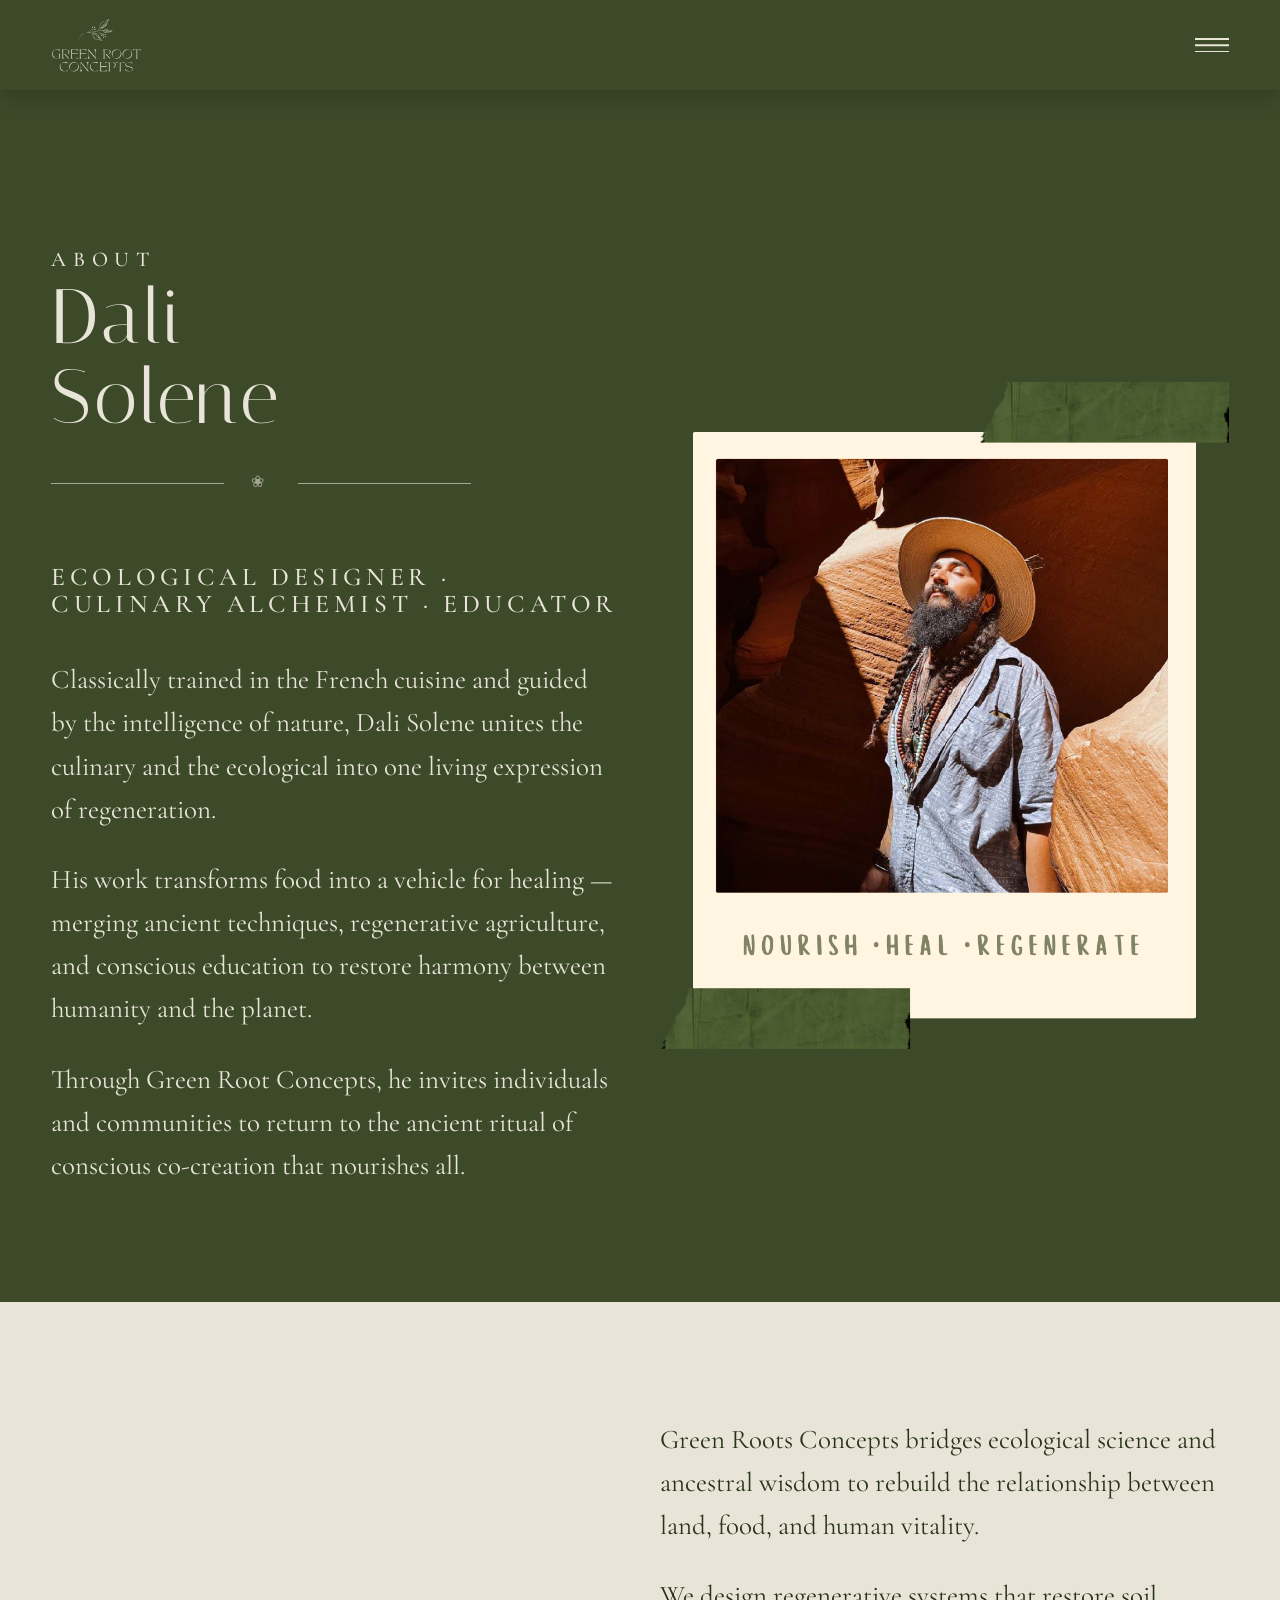
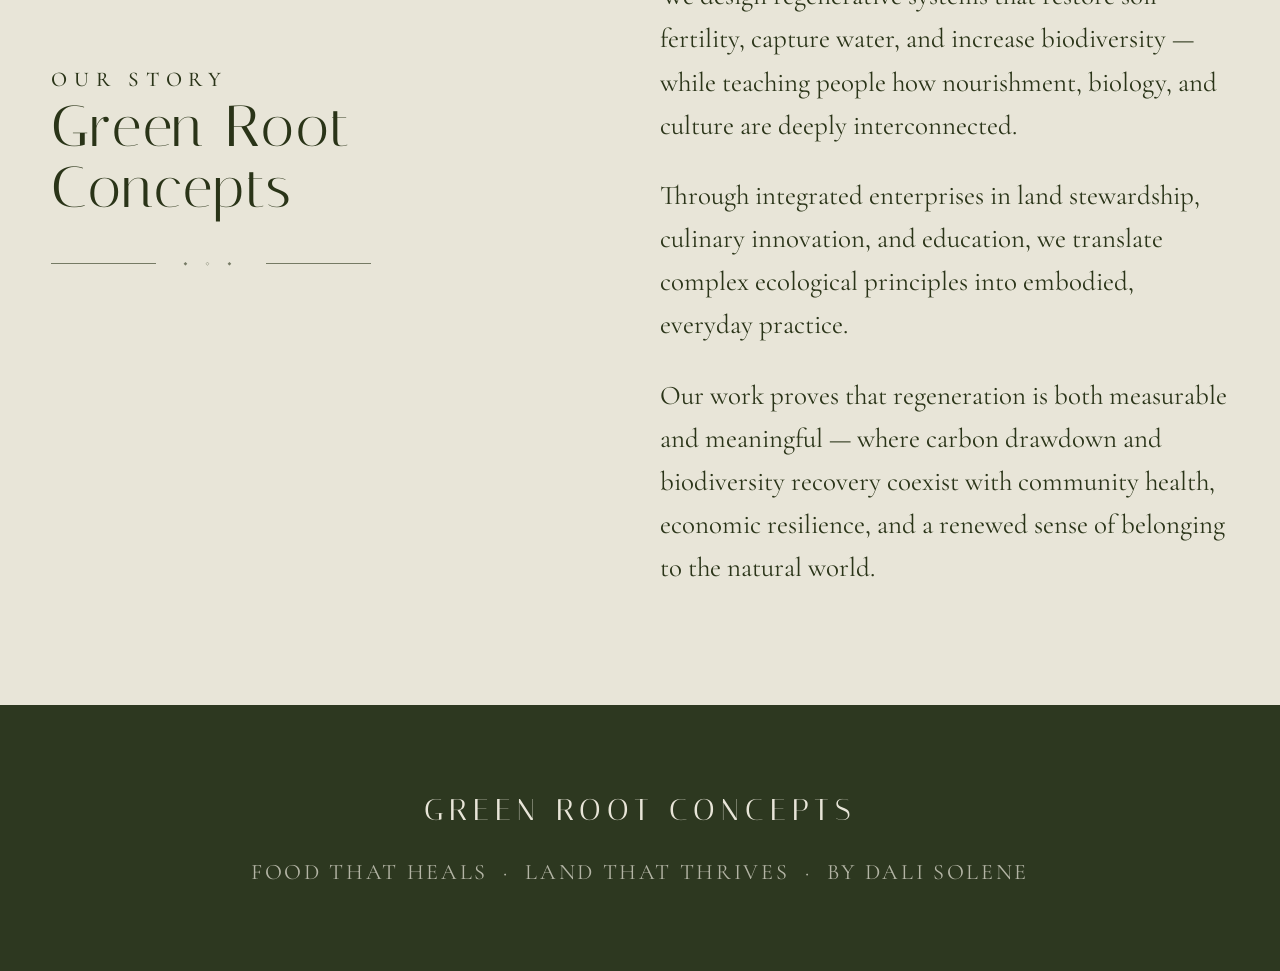
<file: site/about.html>
<!doctype html>
<html lang="en"><head>
<meta charset="utf-8"><meta name="viewport" content="width=device-width,initial-scale=1">
<title>About Dali Solene — Green Root Concepts</title>
<link rel="preconnect" href="https://fonts.googleapis.com"><link rel="preconnect" href="https://fonts.gstatic.com" crossorigin>
<link href="https://fonts.googleapis.com/css2?family=Italiana&family=Cormorant+Garamond:wght@300;400;500;600&family=Dancing+Script:wght@500&display=swap" rel="stylesheet">
<link rel="stylesheet" href="css/style.css?v=3">
</head><body>

<section class="sec-forest" style="padding-top:9rem">
  <div class="container grid g-split reveal">
    <div>
      <p class="eyebrow">About</p>
      <h1>Dali<br>Solene</h1>
      <div class="divider" style="max-width:420px;margin-left:0"><span>❀</span></div>
      <h3 style="font-family:'Cormorant Garamond';font-weight:500;letter-spacing:.18em;text-transform:uppercase;font-size:.95rem;margin-bottom:1.5rem">Ecological Designer · Culinary Alchemist · Educator</h3>
      <p>Classically trained in the French cuisine and guided by the intelligence of nature, Dali Solene unites the culinary and the ecological into one living expression of regeneration.</p>
      <p style="margin-top:1rem">His work transforms food into a vehicle for healing — merging ancient techniques, regenerative agriculture, and conscious education to restore harmony between humanity and the planet.</p>
      <p style="margin-top:1rem">Through Green Root Concepts, he invites individuals and communities to return to the ancient ritual of conscious co-creation that nourishes all.</p>
    </div>
    <div>
      <img src="assets/img/clean-images/bio-pic.chefdali.png" alt="Dali Solene">
    </div>
  </div>
</section>

<section class="sec-cream">
  <div class="container reveal">
    <div class="grid g-split">
      <div>
        <p class="eyebrow">Our Story</p>
        <h2>Green Root<br>Concepts</h2>
        <div class="divider" style="max-width:320px;margin-left:0"><span>◆ ◇ ◆</span></div>
      </div>
      <div>
        <p>Green Roots Concepts bridges ecological science and ancestral wisdom to rebuild the relationship between land, food, and human vitality.</p>
        <p style="margin-top:1rem">We design regenerative systems that restore soil fertility, capture water, and increase biodiversity — while teaching people how nourishment, biology, and culture are deeply interconnected.</p>
        <p style="margin-top:1rem">Through integrated enterprises in land stewardship, culinary innovation, and education, we translate complex ecological principles into embodied, everyday practice.</p>
        <p style="margin-top:1rem">Our work proves that regeneration is both measurable and meaningful — where carbon drawdown and biodiversity recovery coexist with community health, economic resilience, and a renewed sense of belonging to the natural world.</p>
      </div>
    </div>
  </div>
</section>

<script src="js/layout.js"></script><script src="js/main.js"></script>
</body></html>
</file>
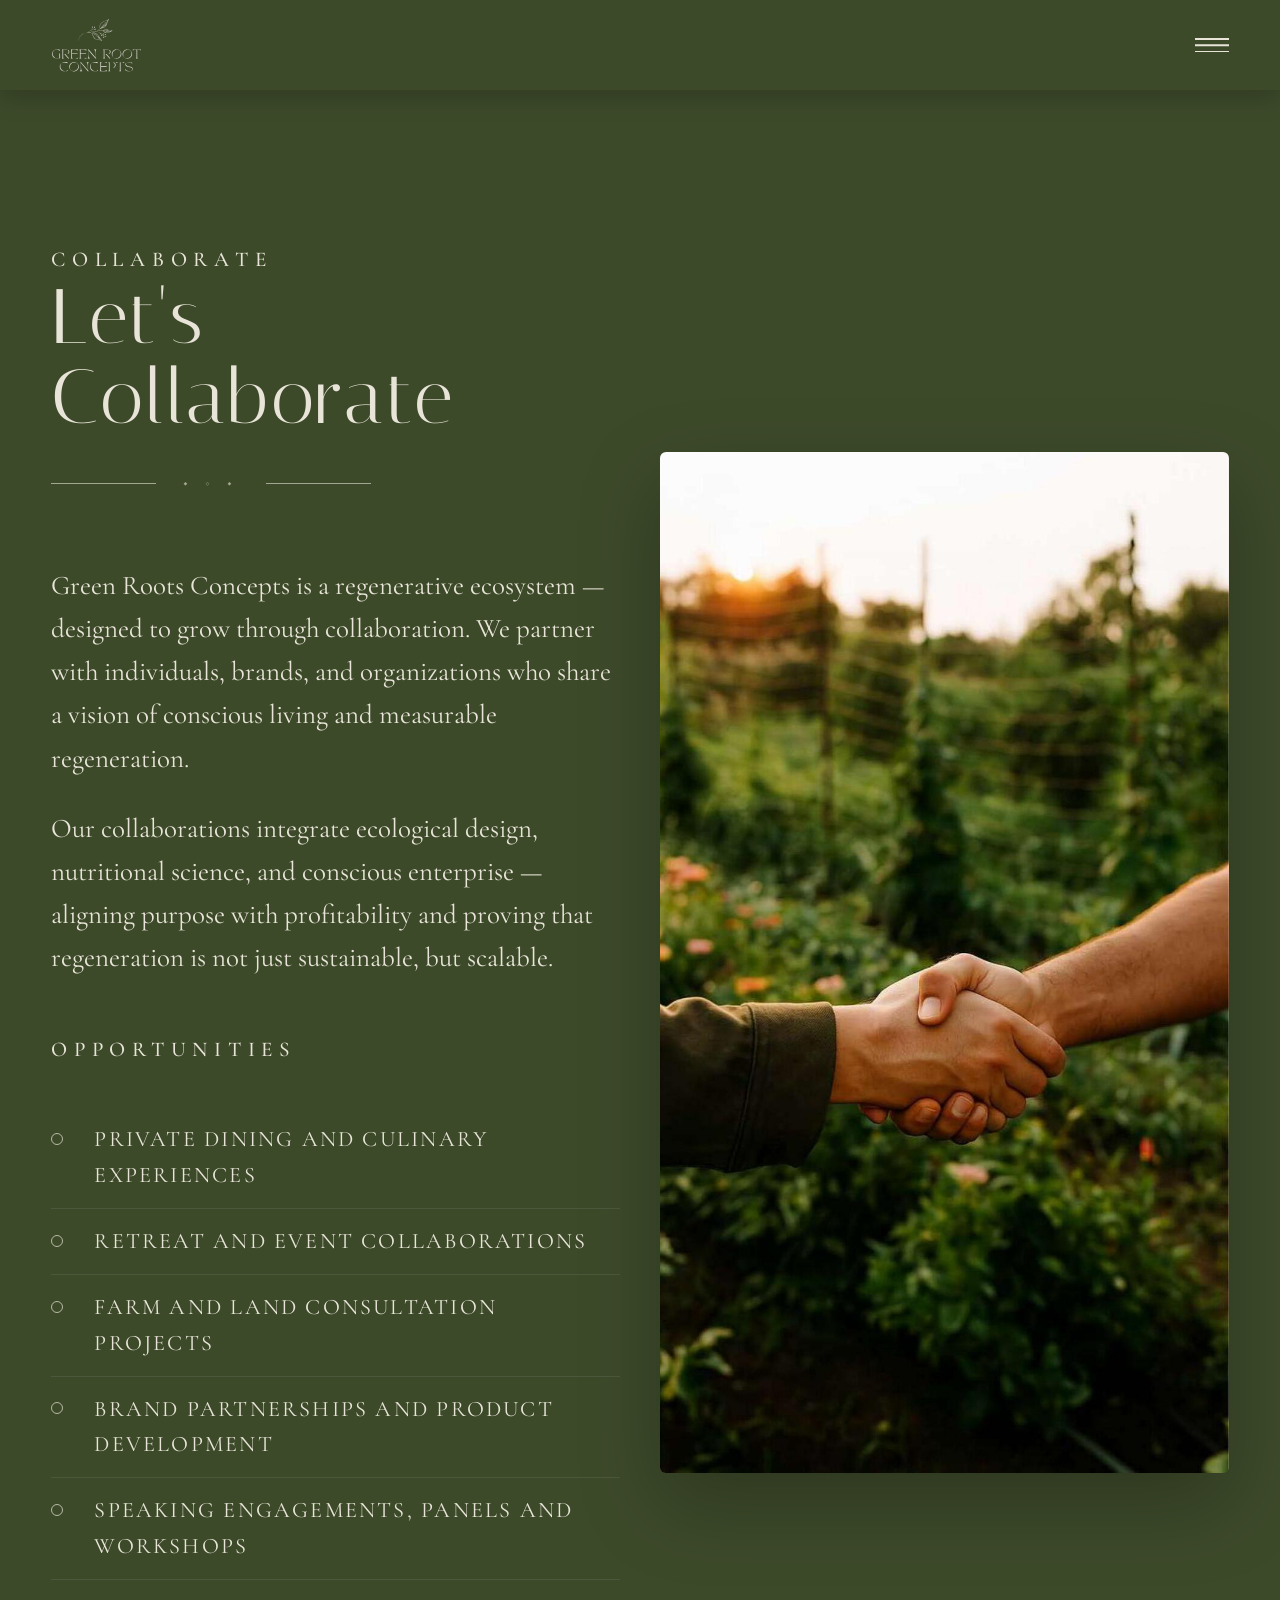
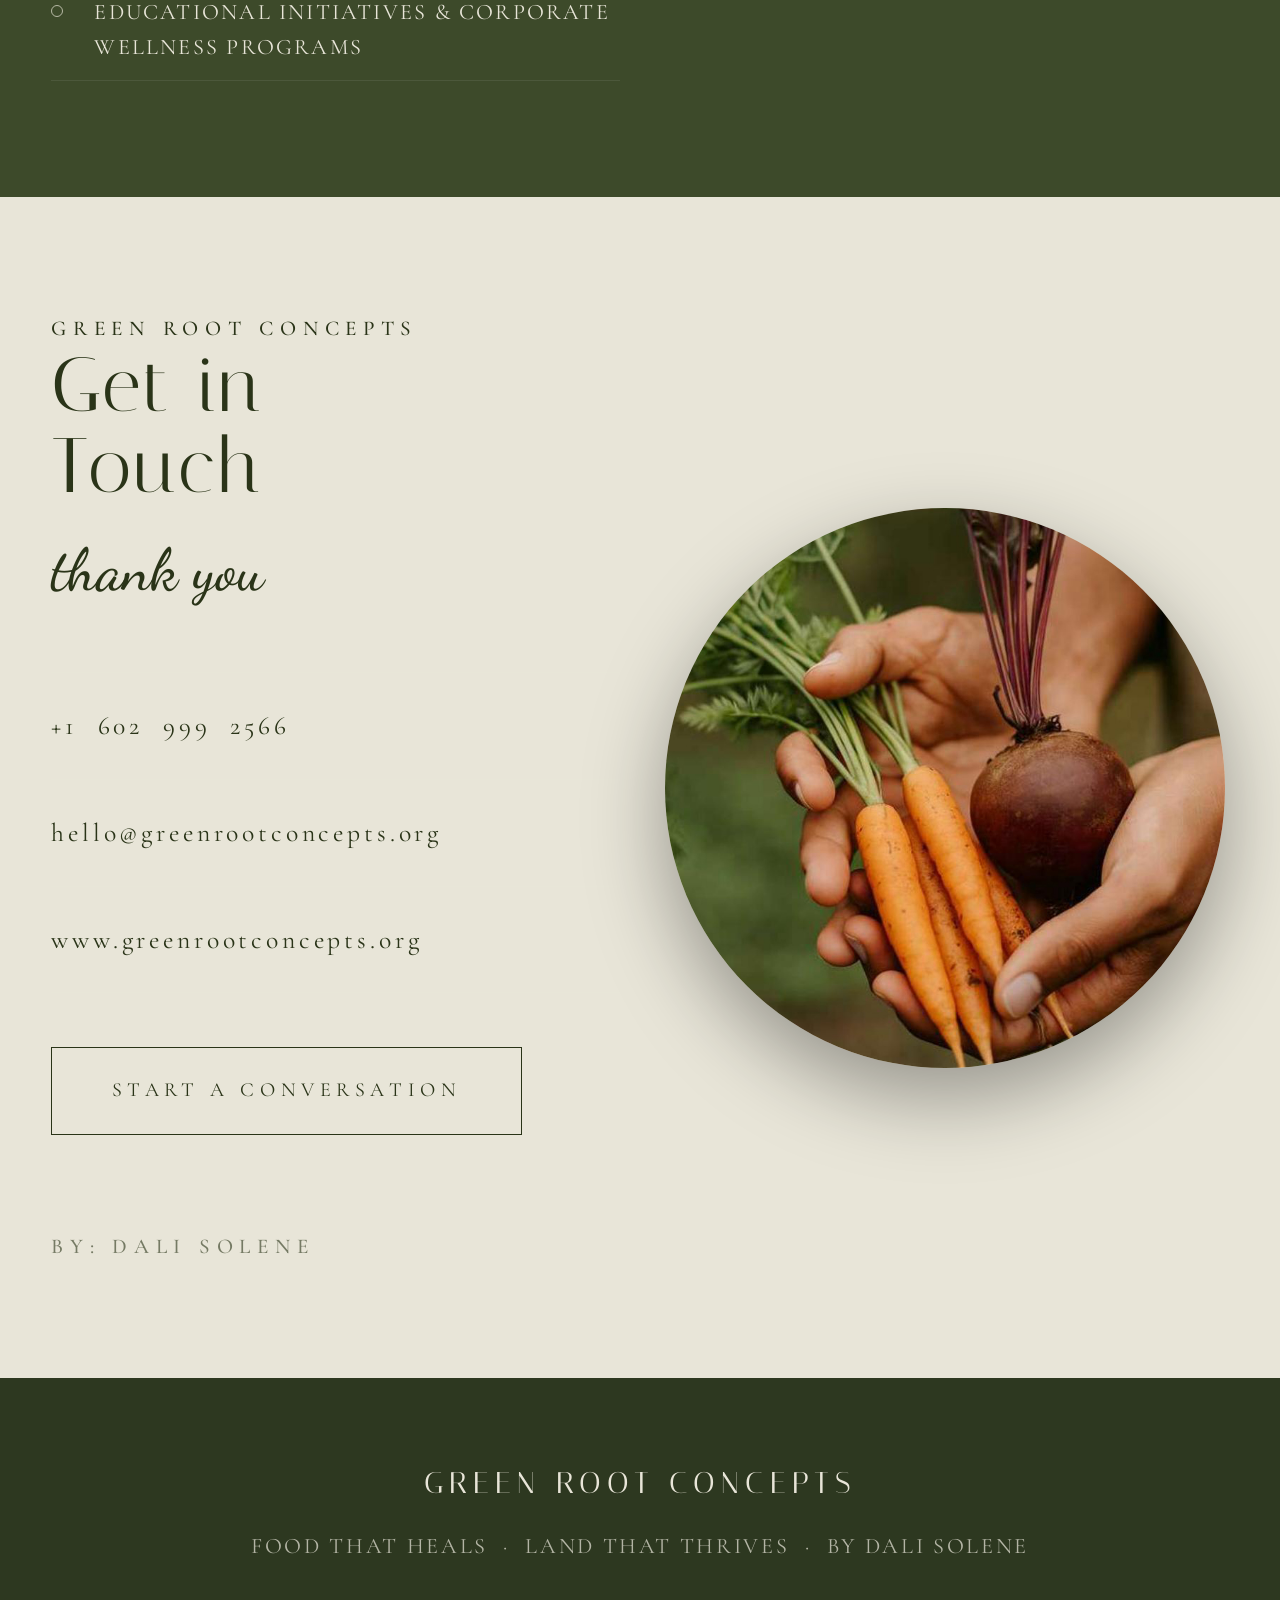
<file: site/contact.html>
<!doctype html>
<html lang="en"><head>
<meta charset="utf-8"><meta name="viewport" content="width=device-width,initial-scale=1">
<title>Let's Collaborate — Green Root Concepts</title>
<link rel="preconnect" href="https://fonts.googleapis.com"><link rel="preconnect" href="https://fonts.gstatic.com" crossorigin>
<link href="https://fonts.googleapis.com/css2?family=Italiana&family=Cormorant+Garamond:wght@300;400;500;600&family=Dancing+Script:wght@500&display=swap" rel="stylesheet">
<link rel="stylesheet" href="css/style.css?v=3">
</head><body>

<section class="sec-forest" style="padding-top:9rem">
  <div class="container grid g-split reveal">
    <div>
      <p class="eyebrow">Collaborate</p>
      <h1>Let's<br>Collaborate</h1>
      <div class="divider" style="max-width:320px;margin-left:0"><span>◆ ◇ ◆</span></div>
      <p>Green Roots Concepts is a regenerative ecosystem — designed to grow through collaboration. We partner with individuals, brands, and organizations who share a vision of conscious living and measurable regeneration.</p>
      <p style="margin-top:1rem">Our collaborations integrate ecological design, nutritional science, and conscious enterprise — aligning purpose with profitability and proving that regeneration is not just sustainable, but scalable.</p>
      <p class="eyebrow" style="margin-top:2rem">Opportunities</p>
      <ul class="offerings">
        <li>Private dining and culinary experiences</li>
        <li>Retreat and event collaborations</li>
        <li>Farm and land consultation projects</li>
        <li>Brand partnerships and product development</li>
        <li>Speaking engagements, panels and workshops</li>
        <li>Educational initiatives &amp; corporate wellness programs</li>
      </ul>
    </div>
    <div><img src="assets/img/handshake.jpg" alt="Partnership in the vineyard" style="border-radius:6px;box-shadow:0 30px 80px rgba(0,0,0,.25)"></div>
  </div>
</section>

<section class="sec-cream">
  <div class="container grid g-split reveal">
    <div>
      <p class="eyebrow">Green Root Concepts</p>
      <h1>Get in<br>Touch</h1>
      <p class="script" style="font-size:2.2rem;margin:.6rem 0 2rem">thank you</p>
      <div class="contact-info">
        <p>+1&nbsp;&nbsp;602&nbsp;&nbsp;999&nbsp;&nbsp;2566</p>
        <p>hello@greenrootconcepts.org</p>
        <p>www.greenrootconcepts.org</p>
      </div>
      <p style="margin-top:2rem"><a href="mailto:hello@greenrootconcepts.org" class="btn ripple"><span>Start a Conversation</span></a></p>
      <p class="eyebrow" style="margin-top:3rem;opacity:.6">By: Dali Solene</p>
    </div>
    <div><img src="assets/img/contact-carrots.jpg" alt="Hands holding carrots and beets" style="width:min(560px,100%);aspect-ratio:1/1;object-fit:cover;border-radius:50%;margin:0 auto;display:block;box-shadow:0 30px 80px rgba(0,0,0,.35)"></div>
  </div>
</section>

<script src="js/layout.js"></script><script src="js/main.js"></script>
</body></html>
</file>
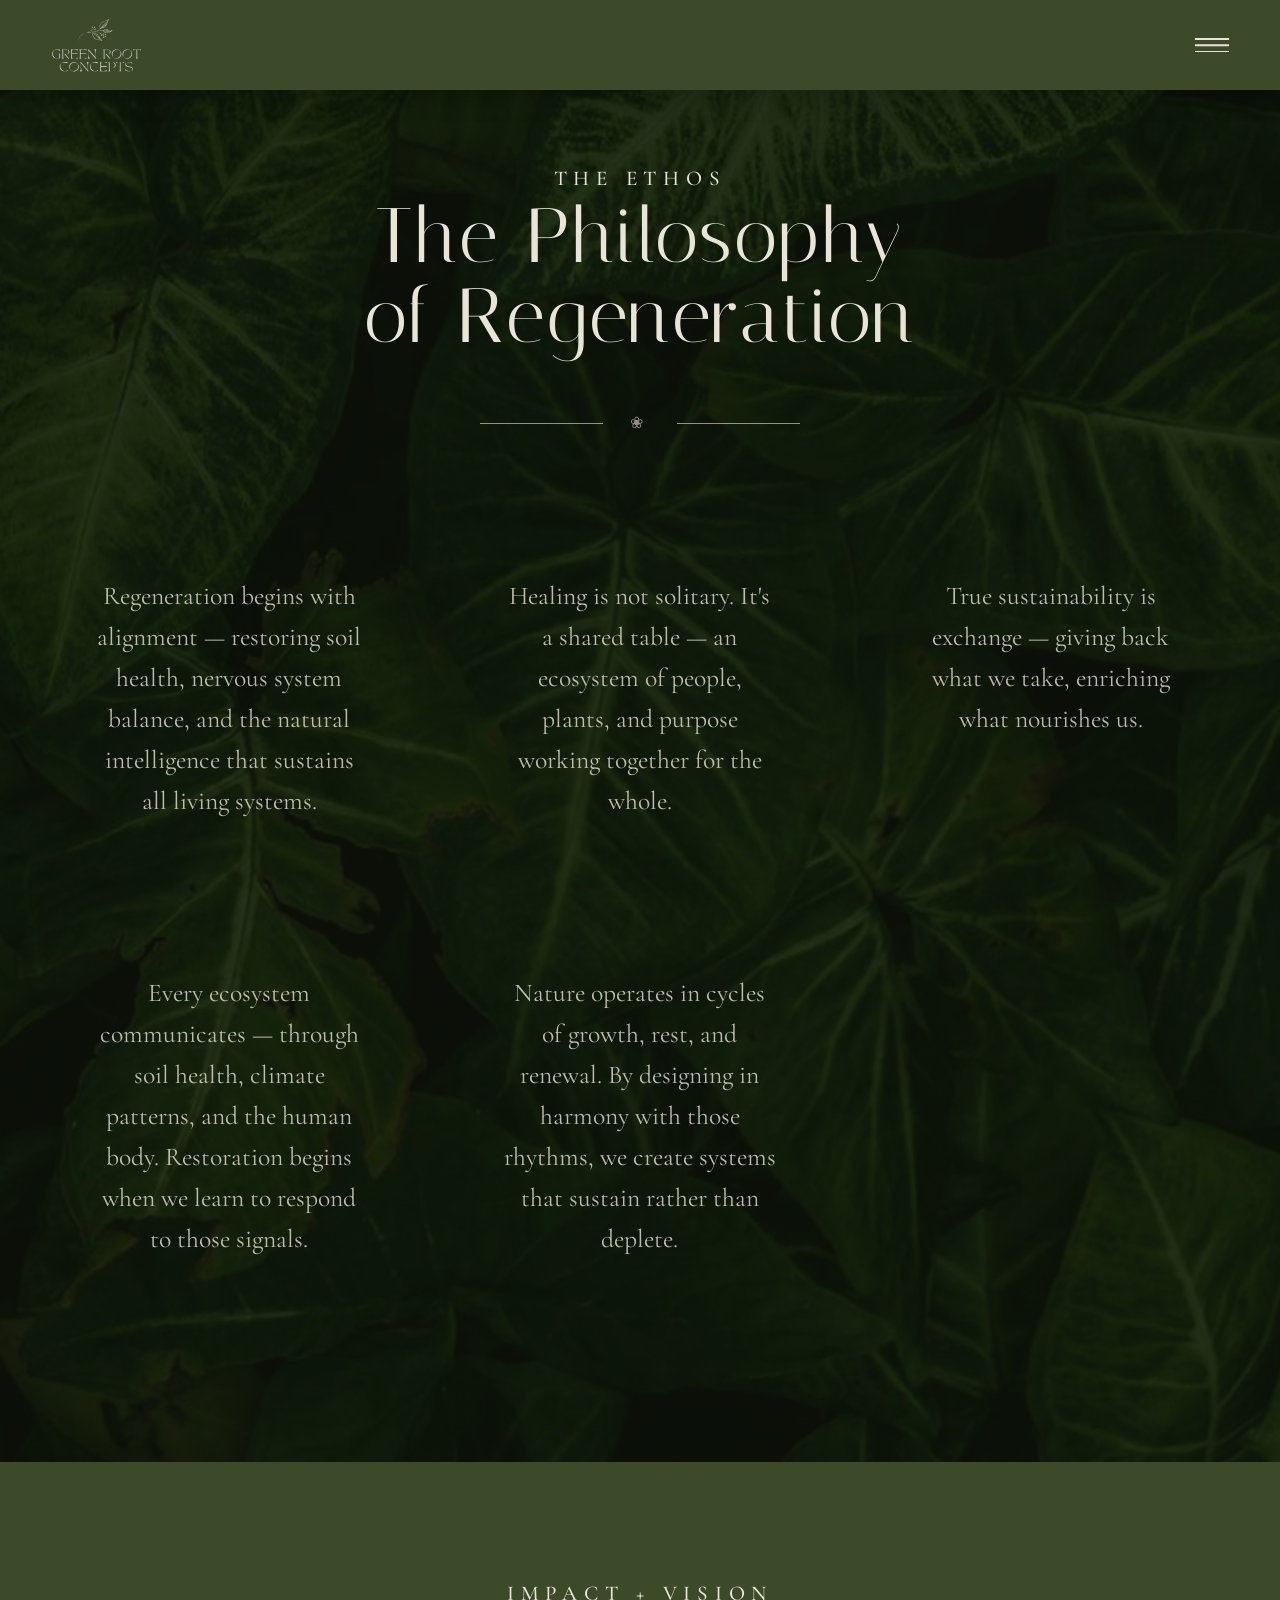
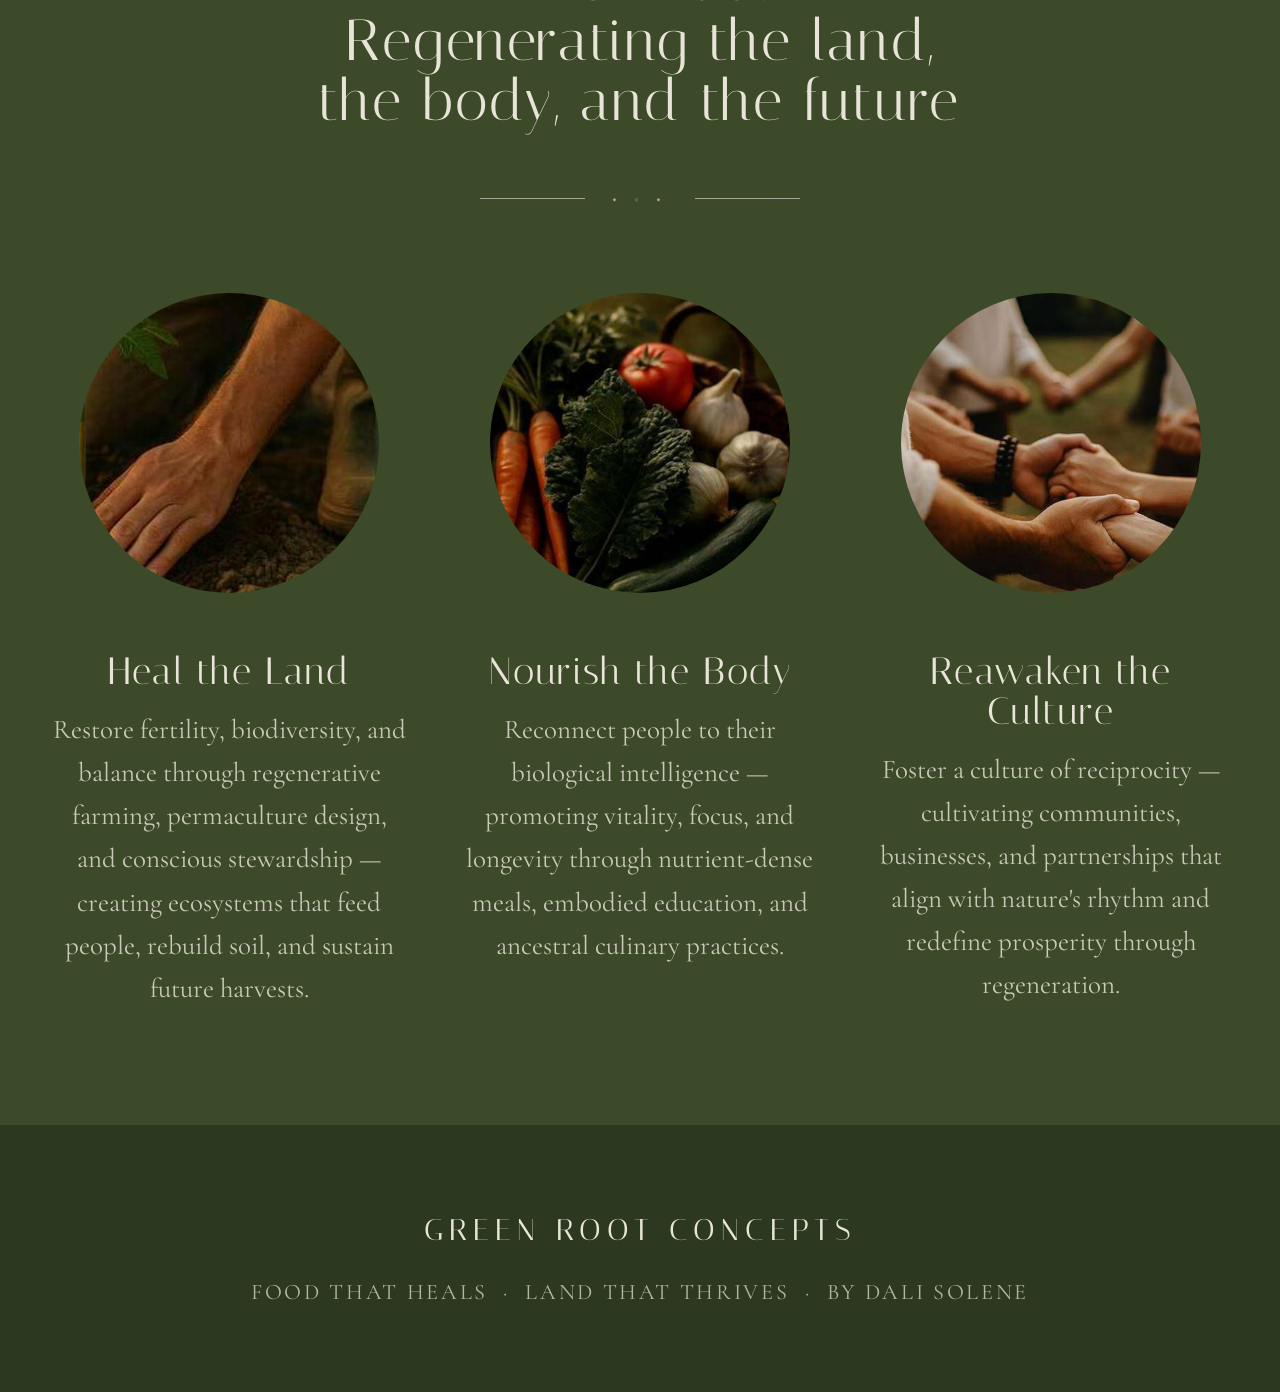
<file: site/ethos.html>
<!doctype html>
<html lang="en"><head>
<meta charset="utf-8"><meta name="viewport" content="width=device-width,initial-scale=1">
<title>The Ethos — Green Root Concepts</title>
<link rel="preconnect" href="https://fonts.googleapis.com"><link rel="preconnect" href="https://fonts.gstatic.com" crossorigin>
<link href="https://fonts.googleapis.com/css2?family=Italiana&family=Cormorant+Garamond:wght@300;400;500;600&family=Dancing+Script:wght@500&display=swap" rel="stylesheet">
<link rel="stylesheet" href="css/style.css?v=3">
</head><body>

<section class="ethos">
  <div class="container center reveal">
    <p class="eyebrow">The Ethos</p>
    <h1>The Philosophy<br>of Regeneration</h1>
    <div class="divider" style="max-width:320px;margin:2rem auto"><span>❀</span></div>
    <div class="ethos-grid">
      <div class="ethos-item">
        <div class="icon" hidden><svg width="40" height="40" viewBox="0 0 48 48" fill="none" stroke="#e8e5d8" stroke-width="1.2"><path d="M24 8c6 6 10 14 10 22a10 10 0 01-20 0c0-4 2-9 4-12"/></svg></div>
        <p>Regeneration begins with alignment — restoring soil health, nervous system balance, and the natural intelligence that sustains all living systems.</p>
      </div>
      <div class="ethos-item">
        <div class="icon" hidden><svg width="40" height="40" viewBox="0 0 48 48" fill="none" stroke="#e8e5d8" stroke-width="1.2"><circle cx="24" cy="14" r="4"/><circle cx="12" cy="18" r="3"/><circle cx="36" cy="18" r="3"/><path d="M16 38c1-6 4-8 8-8s7 2 8 8"/><path d="M6 40c1-4 3-6 6-6"/><path d="M42 40c-1-4-3-6-6-6"/></svg></div>
        <p>Healing is not solitary. It's a shared table — an ecosystem of people, plants, and purpose working together for the whole.</p>
      </div>
      <div class="ethos-item">
        <div class="icon" hidden><svg width="40" height="40" viewBox="0 0 48 48" fill="none" stroke="#e8e5d8" stroke-width="1.2"><circle cx="30" cy="22" r="10"/><path d="M6 36c4-4 8-4 12 0"/></svg></div>
        <p>True sustainability is exchange — giving back what we take, enriching what nourishes us.</p>
      </div>
      <div class="ethos-item">
        <div class="icon" hidden><svg width="40" height="40" viewBox="0 0 48 48" fill="none" stroke="#e8e5d8" stroke-width="1.2"><path d="M16 24a8 8 0 1116 0c0 4-2 6-4 8"/><path d="M22 36h6"/></svg></div>
        <p>Every ecosystem communicates — through soil health, climate patterns, and the human body. Restoration begins when we learn to respond to those signals.</p>
      </div>
      <div class="ethos-item">
        <div class="icon" hidden><svg width="40" height="40" viewBox="0 0 48 48" fill="none" stroke="#e8e5d8" stroke-width="1.2"><path d="M30 8a14 14 0 100 28 12 12 0 010-28z"/><path d="M6 40c4-2 8-2 12 0s8 2 12 0 8-2 12 0"/></svg></div>
        <p>Nature operates in cycles of growth, rest, and renewal. By designing in harmony with those rhythms, we create systems that sustain rather than deplete.</p>
      </div>
    </div>
  </div>
</section>

<section class="sec-forest">
  <div class="container center reveal">
    <p class="eyebrow">Impact + Vision</p>
    <h2>Regenerating the land,<br>the body, and the future</h2>
    <div class="divider" style="max-width:320px;margin:2rem auto"><span>◆ ◇ ◆</span></div>
    <div class="impact">
      <figure>
        <img src="assets/img/impact-1.jpg" alt="Heal the land">
        <h3>Heal the Land</h3>
        <p style="opacity:.82;margin-top:.6rem">Restore fertility, biodiversity, and balance through regenerative farming, permaculture design, and conscious stewardship — creating ecosystems that feed people, rebuild soil, and sustain future harvests.</p>
      </figure>
      <figure>
        <img src="assets/img/impact-2.jpg" alt="Nourish the body">
        <h3>Nourish the Body</h3>
        <p style="opacity:.82;margin-top:.6rem">Reconnect people to their biological intelligence — promoting vitality, focus, and longevity through nutrient-dense meals, embodied education, and ancestral culinary practices.</p>
      </figure>
      <figure>
        <img src="assets/img/impact-3.jpg" alt="Reawaken the culture">
        <h3>Reawaken the Culture</h3>
        <p style="opacity:.82;margin-top:.6rem">Foster a culture of reciprocity — cultivating communities, businesses, and partnerships that align with nature's rhythm and redefine prosperity through regeneration.</p>
      </figure>
    </div>
  </div>
</section>

<script src="js/layout.js"></script><script src="js/main.js"></script>
</body></html>
</file>
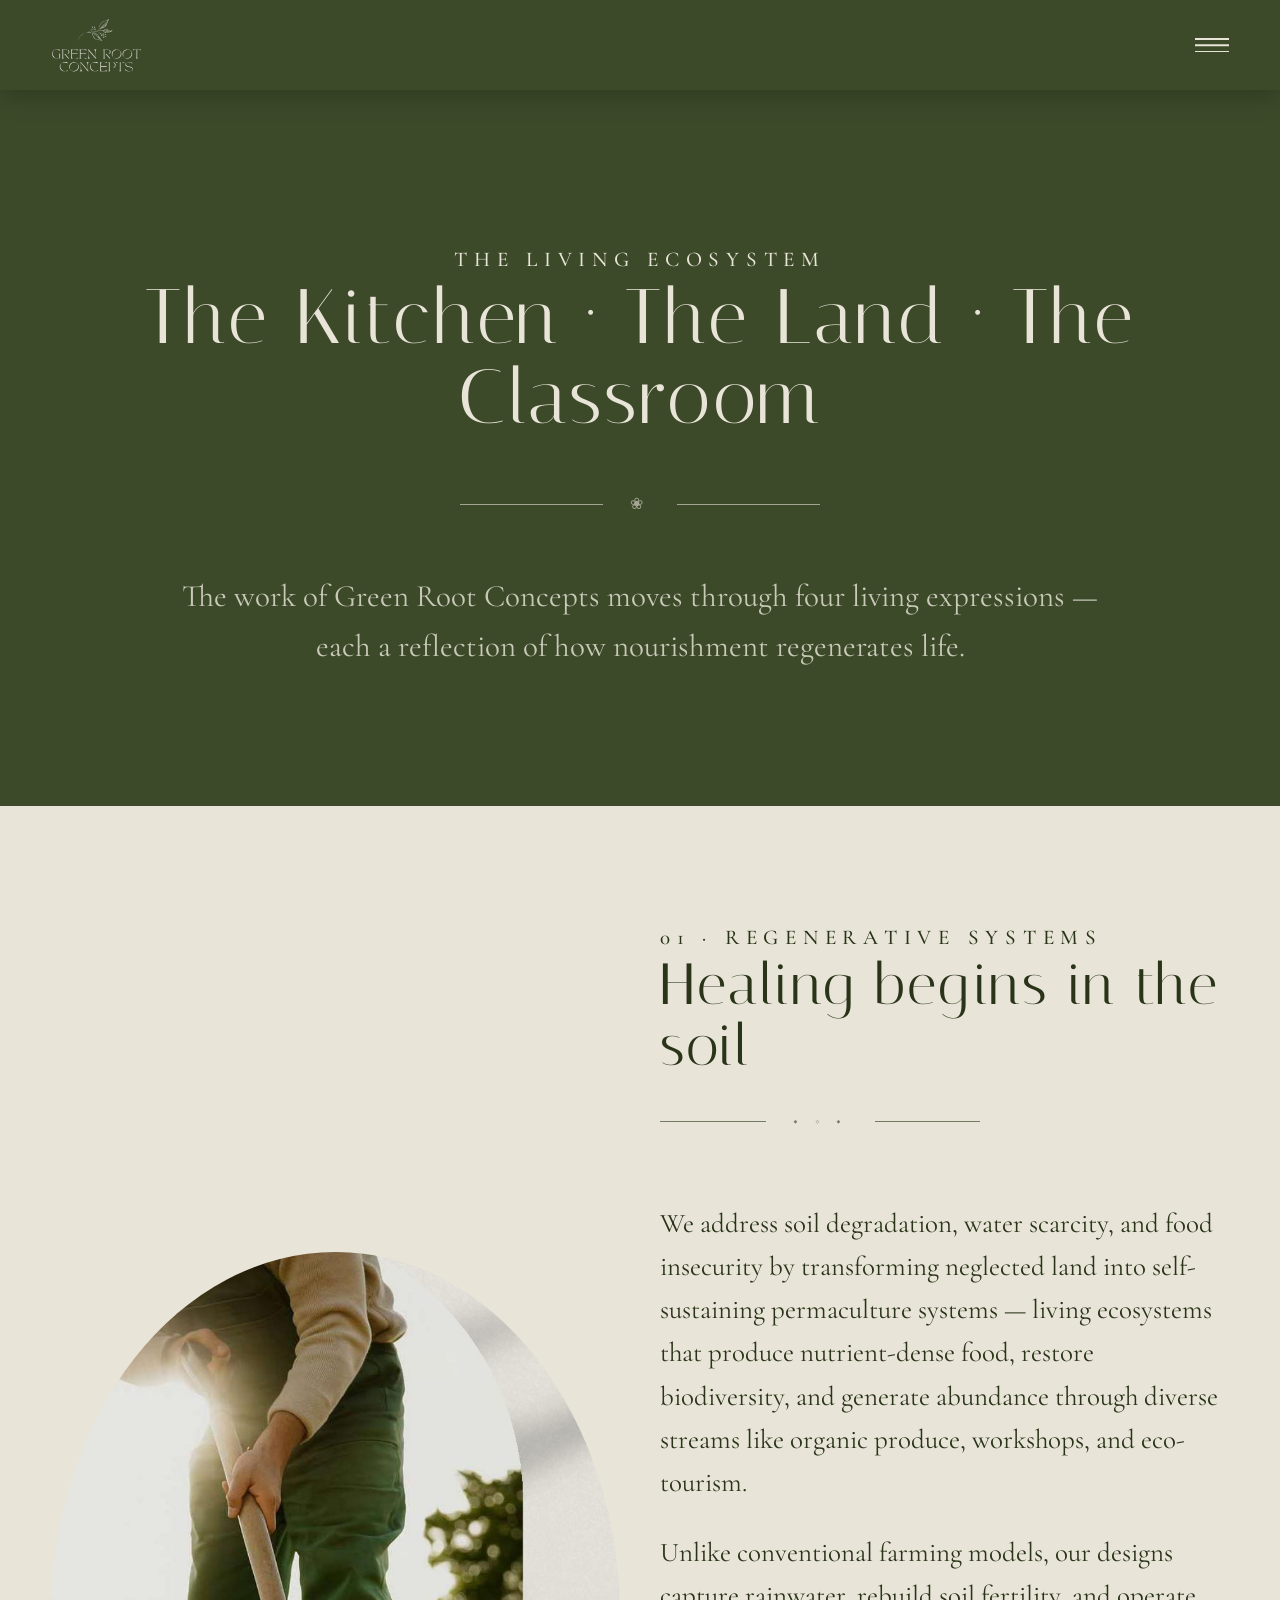
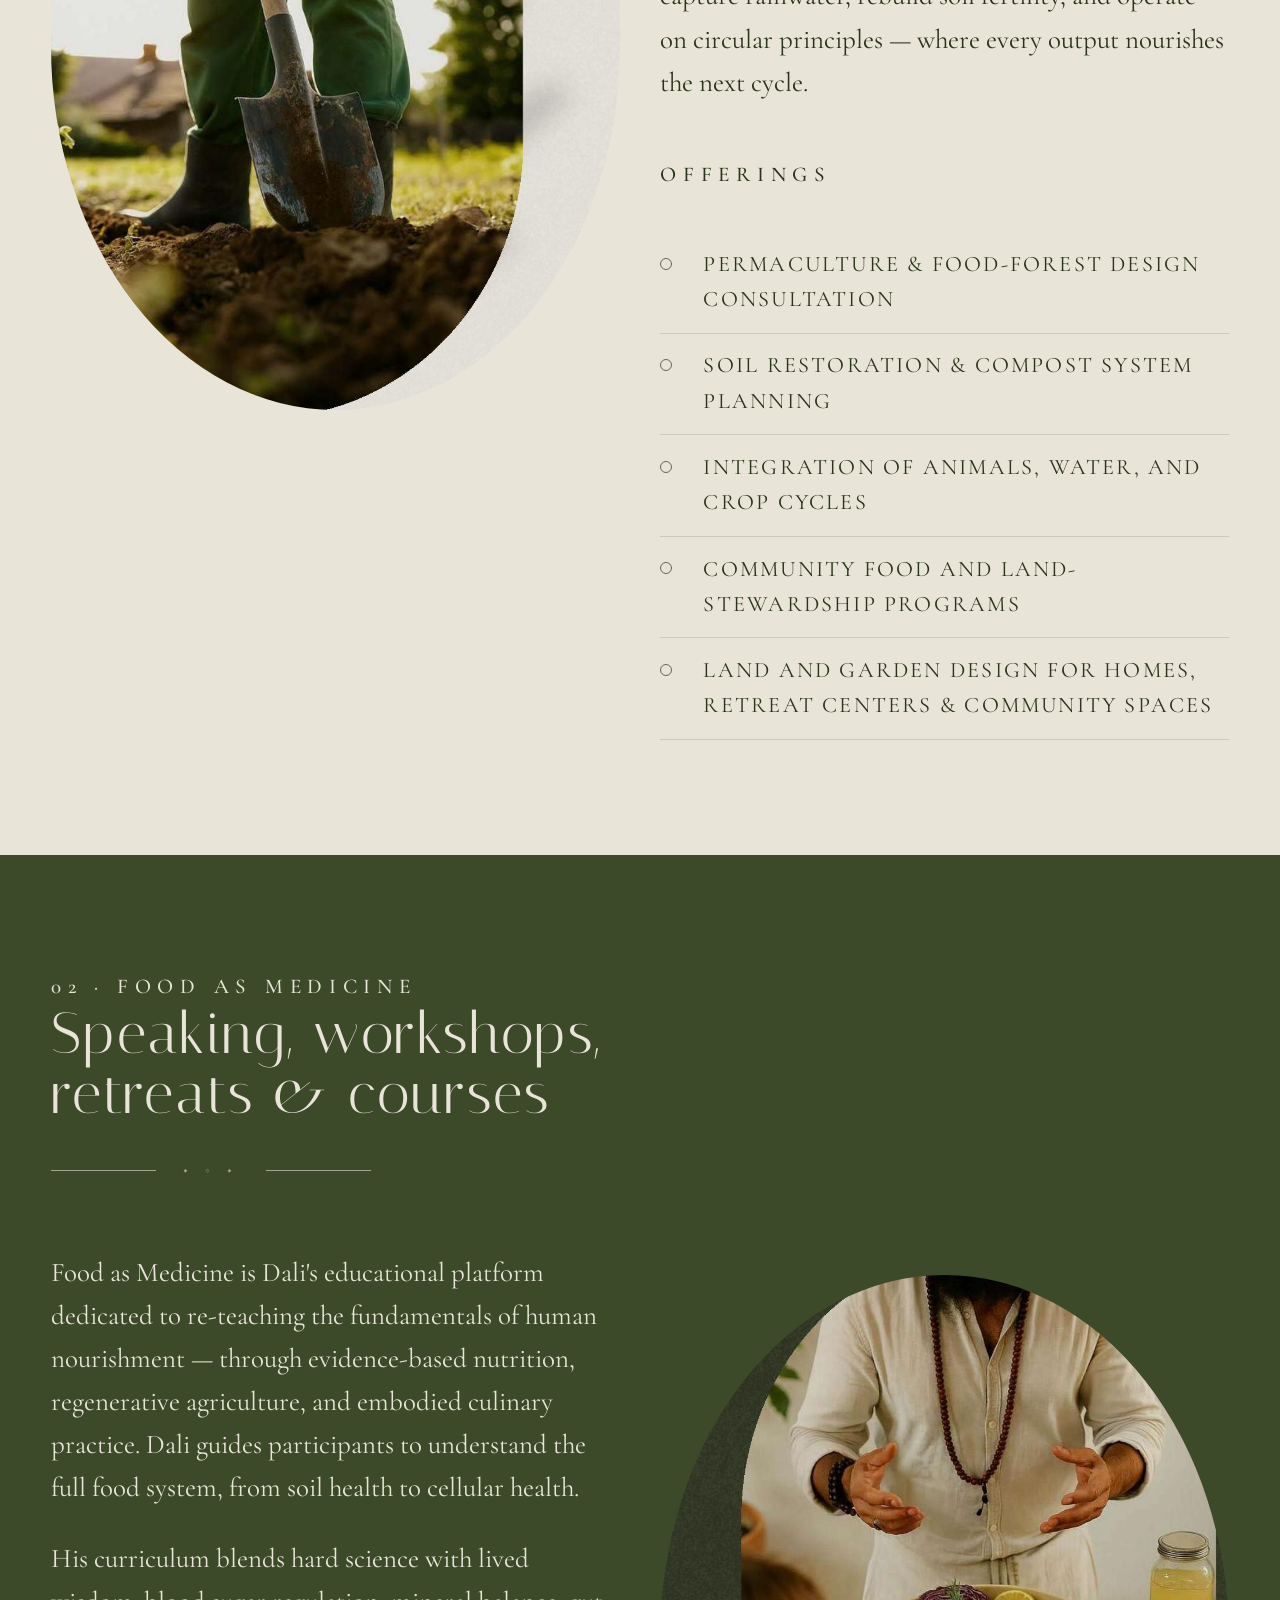
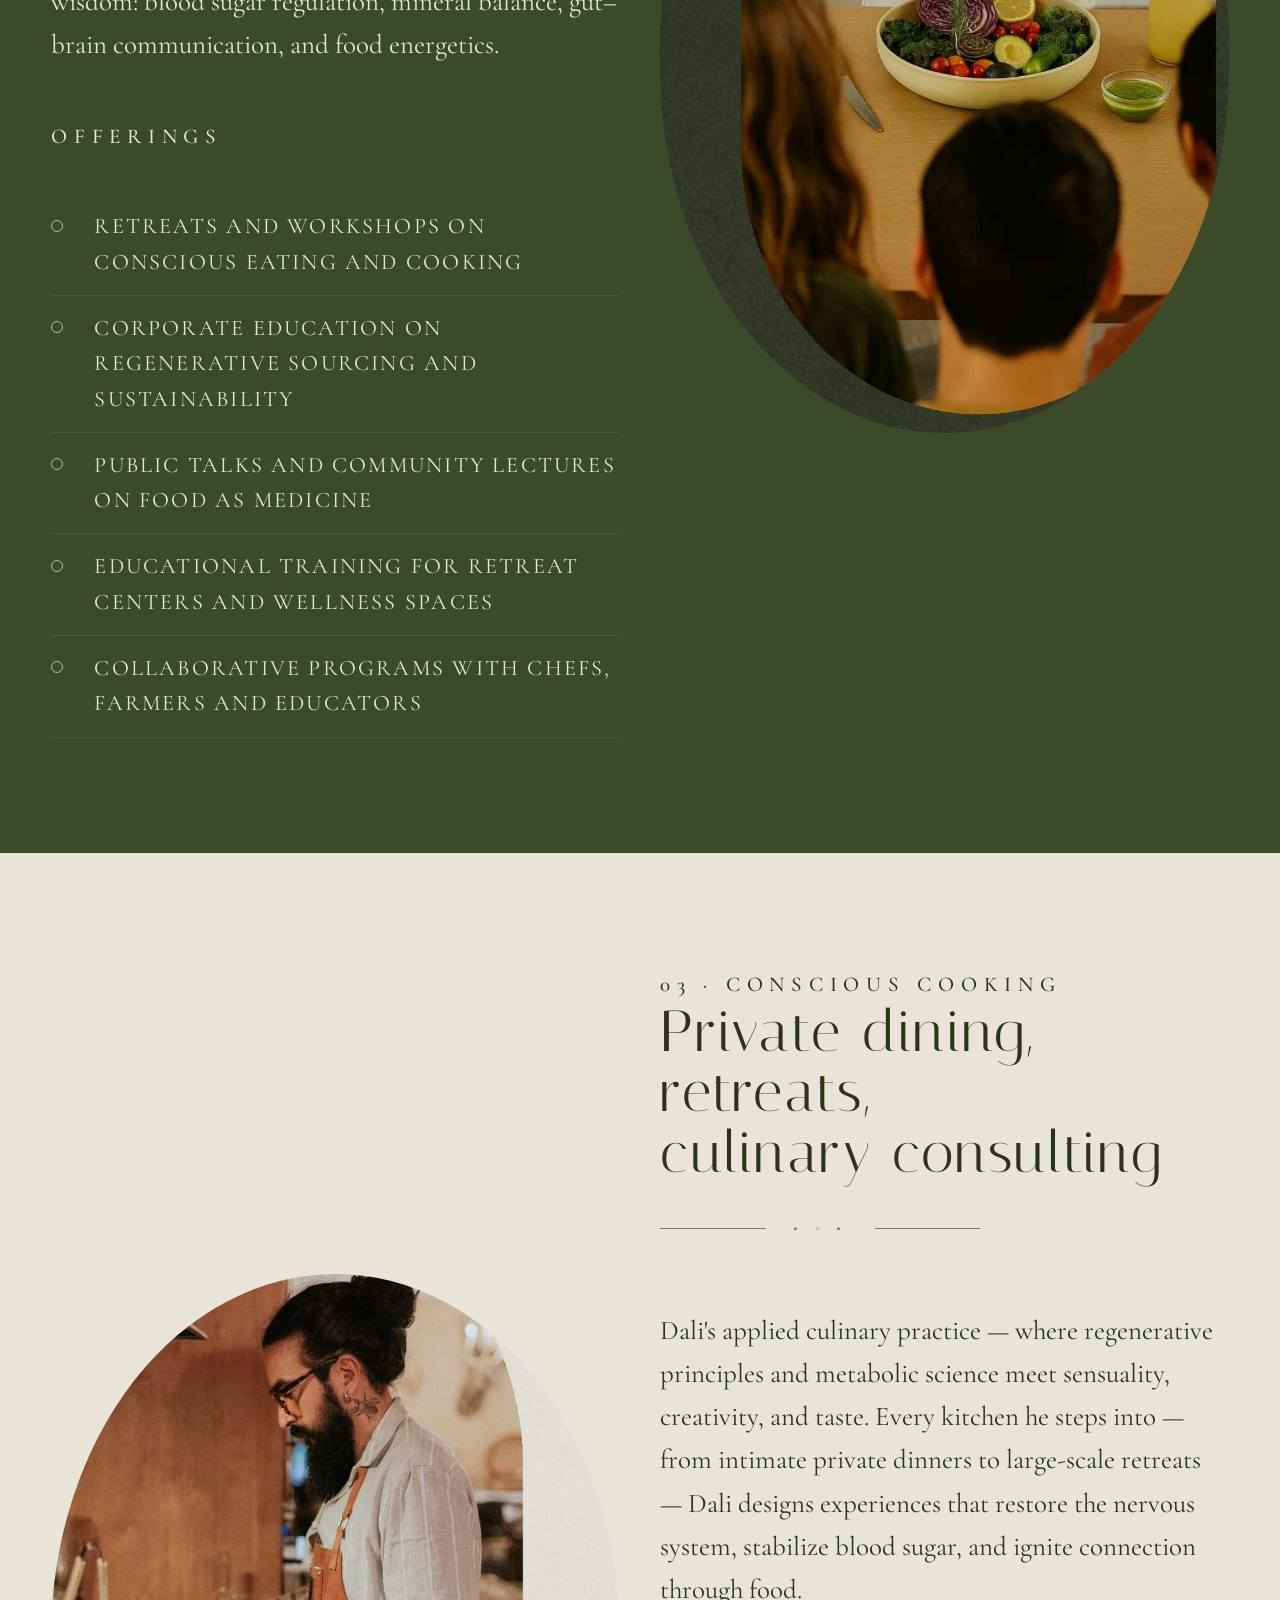
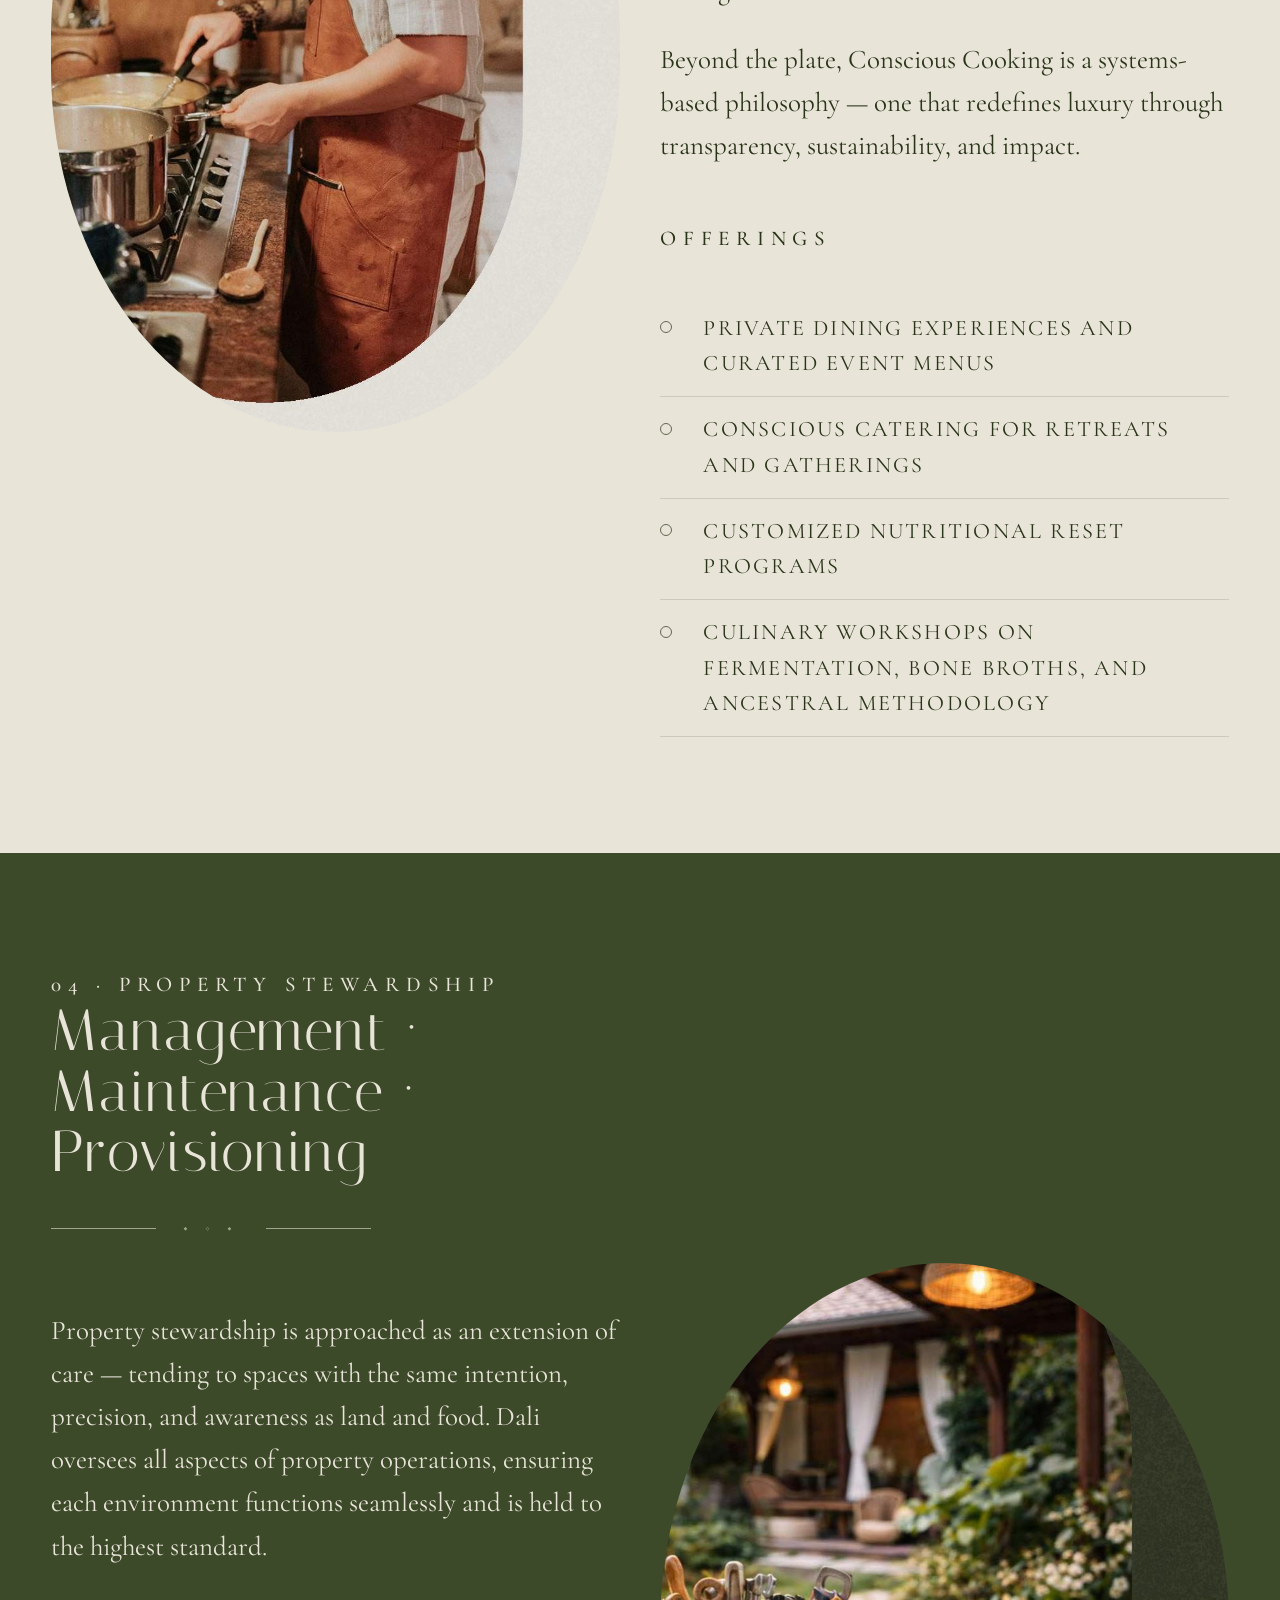
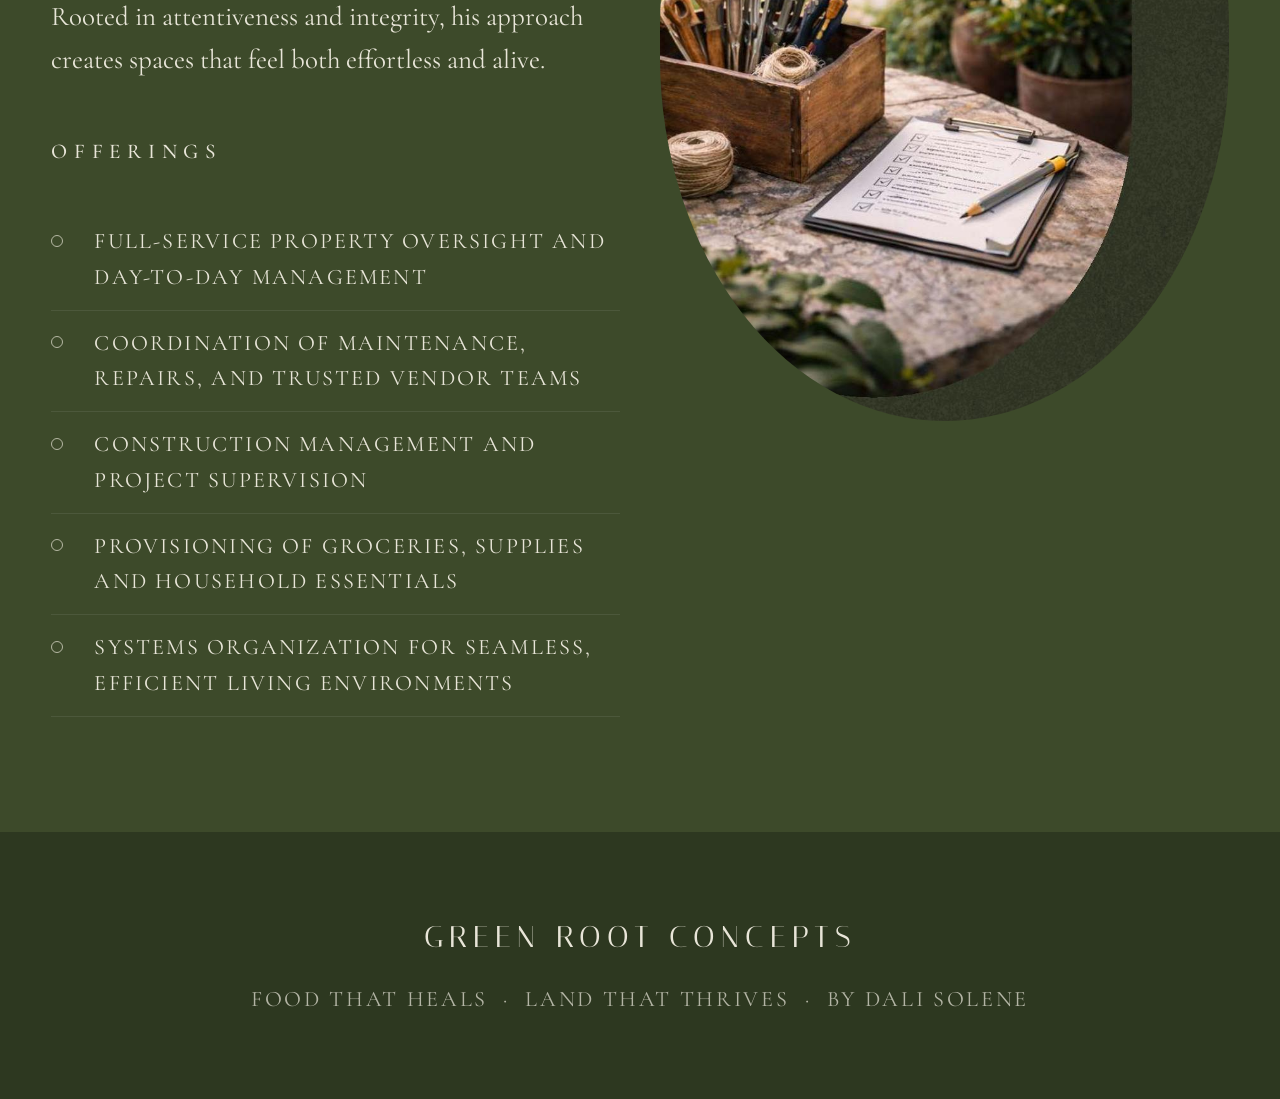
<file: site/services.html>
<!doctype html>
<html lang="en"><head>
<meta charset="utf-8"><meta name="viewport" content="width=device-width,initial-scale=1">
<title>The Living Ecosystem — Green Root Concepts</title>
<link rel="preconnect" href="https://fonts.googleapis.com"><link rel="preconnect" href="https://fonts.gstatic.com" crossorigin>
<link href="https://fonts.googleapis.com/css2?family=Italiana&family=Cormorant+Garamond:wght@300;400;500;600&family=Dancing+Script:wght@500&display=swap" rel="stylesheet">
<link rel="stylesheet" href="css/style.css?v=3">
</head><body>

<section class="sec-forest" style="padding-top:9rem;padding-bottom:5rem;text-align:center">
  <div class="container reveal">
    <p class="eyebrow">The Living Ecosystem</p>
    <h1>The Kitchen · The Land · The Classroom</h1>
    <div class="divider" style="max-width:360px;margin:2rem auto"><span>❀</span></div>
    <p class="lede" style="opacity:.82">The work of Green Root Concepts moves through four living expressions — each a reflection of how nourishment regenerates life.</p>
  </div>
</section>

<!-- Regenerative Systems -->
<section class="sec-cream">
  <div class="container grid g-split reveal">
    <div class="oval"><img src="assets/img/soil-shovel.jpg" alt="Healing begins in the soil"></div>
    <div>
      <p class="eyebrow">01 · Regenerative Systems</p>
      <h2>Healing begins in the soil</h2>
      <div class="divider" style="max-width:320px;margin-left:0"><span>◆ ◇ ◆</span></div>
      <p>We address soil degradation, water scarcity, and food insecurity by transforming neglected land into self-sustaining permaculture systems — living ecosystems that produce nutrient-dense food, restore biodiversity, and generate abundance through diverse streams like organic produce, workshops, and eco-tourism.</p>
      <p style="margin-top:1rem">Unlike conventional farming models, our designs capture rainwater, rebuild soil fertility, and operate on circular principles — where every output nourishes the next cycle.</p>
      <p class="eyebrow" style="margin-top:2rem">Offerings</p>
      <ul class="offerings">
        <li>Permaculture &amp; food-forest design consultation</li>
        <li>Soil restoration &amp; compost system planning</li>
        <li>Integration of animals, water, and crop cycles</li>
        <li>Community food and land-stewardship programs</li>
        <li>Land and garden design for homes, retreat centers &amp; community spaces</li>
      </ul>
    </div>
  </div>
</section>

<!-- Food as Medicine -->
<section class="sec-forest">
  <div class="container grid g-split reveal" style="direction:rtl">
    <div style="direction:ltr"><div class="oval"><img src="assets/img/teaching.jpg" alt="Food as Medicine"></div></div>
    <div style="direction:ltr">
      <p class="eyebrow">02 · Food as Medicine</p>
      <h2>Speaking, workshops,<br>retreats &amp; courses</h2>
      <div class="divider" style="max-width:320px;margin-left:0"><span>◆ ◇ ◆</span></div>
      <p>Food as Medicine is Dali's educational platform dedicated to re-teaching the fundamentals of human nourishment — through evidence-based nutrition, regenerative agriculture, and embodied culinary practice. Dali guides participants to understand the full food system, from soil health to cellular health.</p>
      <p style="margin-top:1rem">His curriculum blends hard science with lived wisdom: blood sugar regulation, mineral balance, gut–brain communication, and food energetics.</p>
      <p class="eyebrow" style="margin-top:2rem">Offerings</p>
      <ul class="offerings">
        <li>Retreats and workshops on conscious eating and cooking</li>
        <li>Corporate education on regenerative sourcing and sustainability</li>
        <li>Public talks and community lectures on food as medicine</li>
        <li>Educational training for retreat centers and wellness spaces</li>
        <li>Collaborative programs with chefs, farmers and educators</li>
      </ul>
    </div>
  </div>
</section>

<!-- Conscious Cooking -->
<section class="sec-cream">
  <div class="container grid g-split reveal">
    <div class="oval"><img src="assets/img/cooking.jpg" alt="Conscious Cooking"></div>
    <div>
      <p class="eyebrow">03 · Conscious Cooking</p>
      <h2>Private dining, retreats,<br>culinary consulting</h2>
      <div class="divider" style="max-width:320px;margin-left:0"><span>◆ ◇ ◆</span></div>
      <p>Dali's applied culinary practice — where regenerative principles and metabolic science meet sensuality, creativity, and taste. Every kitchen he steps into — from intimate private dinners to large-scale retreats — Dali designs experiences that restore the nervous system, stabilize blood sugar, and ignite connection through food.</p>
      <p style="margin-top:1rem">Beyond the plate, Conscious Cooking is a systems-based philosophy — one that redefines luxury through transparency, sustainability, and impact.</p>
      <p class="eyebrow" style="margin-top:2rem">Offerings</p>
      <ul class="offerings">
        <li>Private dining experiences and curated event menus</li>
        <li>Conscious catering for retreats and gatherings</li>
        <li>Customized nutritional reset programs</li>
        <li>Culinary workshops on fermentation, bone broths, and ancestral methodology</li>
      </ul>
    </div>
  </div>
</section>

<!-- Property Stewardship -->
<section class="sec-forest">
  <div class="container grid g-split reveal" style="direction:rtl">
    <div style="direction:ltr"><div class="oval"><img src="assets/img/tools.jpg" alt="Property Stewardship"></div></div>
    <div style="direction:ltr">
      <p class="eyebrow">04 · Property Stewardship</p>
      <h2>Management ·<br>Maintenance ·<br>Provisioning</h2>
      <div class="divider" style="max-width:320px;margin-left:0"><span>◆ ◇ ◆</span></div>
      <p>Property stewardship is approached as an extension of care — tending to spaces with the same intention, precision, and awareness as land and food. Dali oversees all aspects of property operations, ensuring each environment functions seamlessly and is held to the highest standard.</p>
      <p style="margin-top:1rem">Rooted in attentiveness and integrity, his approach creates spaces that feel both effortless and alive.</p>
      <p class="eyebrow" style="margin-top:2rem">Offerings</p>
      <ul class="offerings">
        <li>Full-service property oversight and day-to-day management</li>
        <li>Coordination of maintenance, repairs, and trusted vendor teams</li>
        <li>Construction management and project supervision</li>
        <li>Provisioning of groceries, supplies and household essentials</li>
        <li>Systems organization for seamless, efficient living environments</li>
      </ul>
    </div>
  </div>
</section>

<script src="js/layout.js"></script><script src="js/main.js"></script>
</body></html>
</file>
<file: site/css/style.css>
/* Green Root Concepts — colors & typography strictly from PDF */
:root{
  --forest:#3d4a2a;       /* dark olive-forest background */
  --forest-deep:#2d3820;  /* deeper shadow */
  --cream:#e8e5d8;        /* paper cream */
  --cream-warm:#efecdf;
  --ink:#2a3418;          /* dark ink on cream */
  --sage:#6b7a3f;         /* subtle tape/accent green */
  --muted:rgba(232,229,216,.72);
}
*{box-sizing:border-box;margin:0;padding:0}
html,body{background:var(--cream);color:var(--ink);font-family:'Cormorant Garamond',serif;font-weight:400;font-size:27px;line-height:1.6;-webkit-font-smoothing:antialiased}
@media(max-width:1024px){html,body{font-size:24px}}
img{max-width:100%;display:block}
a{color:inherit;text-decoration:none}
h1,h2,h3,h4{font-family:'Italiana',serif;font-weight:400;letter-spacing:.04em;line-height:1.05}
h1{font-size:clamp(2.6rem,6vw,5.6rem)}
h2{font-size:clamp(2rem,4.5vw,3.8rem)}
h3{font-size:clamp(1.4rem,2vw,1.9rem)}
.eyebrow{font-family:'Cormorant Garamond',serif;text-transform:uppercase;letter-spacing:.32em;font-size:.78rem;font-weight:500}
.script{font-family:'Dancing Script',cursive;font-weight:500}

.container{max-width:2560px;margin:0 auto;padding:0 clamp(1.2rem,4vw,3rem)}

/* NAV */
.nav{position:fixed;top:0;left:0;right:0;z-index:9999;display:flex;justify-content:space-between;align-items:center;padding:.6rem clamp(1.2rem,4vw,3rem);background:var(--forest);box-shadow:0 6px 24px rgba(0,0,0,.22);color:var(--cream)}
.nav .brand{display:flex;align-items:center}
.nav .brand img{height:58px;width:auto;display:block}
.burger{width:34px;height:22px;position:relative;cursor:pointer;background:none;border:0}
.burger span{position:absolute;left:0;right:0;height:1.5px;background:var(--cream);transition:transform .5s cubic-bezier(.7,0,.2,1),opacity .3s}
.burger span:nth-child(1){top:4px}
.burger span:nth-child(2){top:50%;transform:translateY(-50%)}
.burger span:nth-child(3){bottom:4px}
body.menu-open .burger span:nth-child(1){transform:translateY(7px) rotate(45deg)}
body.menu-open .burger span:nth-child(2){opacity:0}
body.menu-open .burger span:nth-child(3){transform:translateY(-7px) rotate(-45deg)}

/* Menu overlay — scottresort-style slide-in */
.menu{position:fixed;inset:0;z-index:9000;isolation:isolate;background:var(--forest);color:var(--cream);clip-path:circle(0px at calc(100% - 40px) 40px);transition:clip-path 1.1s cubic-bezier(.77,0,.175,1);pointer-events:none;overflow:hidden}
body.menu-open .menu{clip-path:circle(250vmax at calc(100% - 40px) 40px);pointer-events:auto}
.menu-inner{position:relative;height:100%;width:100%;display:grid;grid-template-columns:1fr;align-content:center;padding:6rem clamp(1.2rem,6vw,5rem) 3rem;gap:2rem;z-index:1}
@media(min-width:900px){.menu-inner{grid-template-columns:1.4fr 1fr}}
.menu ul{list-style:none}
.menu li{padding:.4rem 0}
.menu li a{display:inline-block;font-family:'Italiana',serif;font-size:clamp(2.2rem,5vw,4.5rem);line-height:1.1;letter-spacing:.04em;opacity:0;transform:translateY(40px);transition:opacity .8s ease,transform .9s cubic-bezier(.7,0,.2,1);position:relative}
.menu li a::after{content:'';position:absolute;left:0;right:100%;bottom:.1em;height:1px;background:var(--cream);transition:right .6s ease}
.menu li a:hover::after{right:0}
body.menu-open .menu li a{opacity:1;transform:translateY(0)}
body.menu-open .menu li:nth-child(1) a{transition-delay:.35s}
body.menu-open .menu li:nth-child(2) a{transition-delay:.42s}
body.menu-open .menu li:nth-child(3) a{transition-delay:.49s}
body.menu-open .menu li:nth-child(4) a{transition-delay:.56s}
body.menu-open .menu li:nth-child(5) a{transition-delay:.63s}
.menu-aside{align-self:end;opacity:0;transform:translateY(20px);transition:all .7s ease .7s;border-top:1px solid rgba(232,229,216,.25);padding-top:1.5rem;font-size:.95rem;color:var(--muted)}
body.menu-open .menu-aside{opacity:1;transform:none}
.menu-aside p+p{margin-top:.4rem}

/* HERO — full-bleed leaf image with overlaid text */
.hero{position:relative;min-height:100vh;display:flex;align-items:center;background:#0e150a url(../assets/img/hero-leaf.jpg) center/cover no-repeat;color:var(--cream);overflow:hidden}
.hero::before{content:'';position:absolute;inset:0;background:linear-gradient(100deg,rgba(20,28,10,.78) 0%,rgba(20,28,10,.55) 38%,rgba(20,28,10,.15) 70%,rgba(20,28,10,.35) 100%);z-index:0}
.hero-visual{display:none}
#particles{position:absolute;inset:0;pointer-events:none;z-index:1}
.hero-text{position:relative;z-index:2;display:flex;flex-direction:column;justify-content:center;padding:clamp(5rem,10vw,9rem) clamp(1.5rem,6vw,6rem);width:100%;max-width:1400px;margin:0 auto;text-align:center;align-items:center;min-height:100vh}
.hero-text h1{max-width:18ch}
.hero-mark{width:min(440px,75%);margin-bottom:2.5rem;opacity:1}
.hero h1{font-size:clamp(2.8rem,6vw,5.4rem);line-height:1.02}
.hero .tag{margin-top:1.5rem;font-size:.82rem}
.hero .by{margin-top:2rem;font-size:.78rem;letter-spacing:.3em;text-transform:uppercase;color:var(--muted)}
@media(max-width:700px){.hero-text{max-width:100%}}

/* Sections */
section{padding:clamp(4rem,9vw,8rem) 0;position:relative}
.sec-forest{background:var(--forest);color:var(--cream)}
.sec-forest h1,.sec-forest h2,.sec-forest h3{color:var(--cream)}
.sec-cream{background:var(--cream);color:var(--ink)}

.divider{display:flex;align-items:center;justify-content:center;gap:1rem;margin:1.2rem 0 2.5rem;opacity:.6}
.divider::before,.divider::after{content:'';flex:1;max-width:180px;height:1px;background:currentColor}
.divider span{font-size:.6rem;letter-spacing:.4em}

.center{text-align:center}
.lede{max-width:62ch;margin:0 auto;font-size:1.15rem}

/* Grids */
.grid{display:grid;gap:clamp(1.5rem,3vw,2.5rem)}
.g-2{grid-template-columns:repeat(2,1fr)}
.g-4{grid-template-columns:repeat(2,1fr)}
@media(min-width:900px){.g-4{grid-template-columns:repeat(4,1fr)}}
.g-3{grid-template-columns:repeat(2,1fr)}
@media(min-width:900px){.g-3{grid-template-columns:repeat(3,1fr)}}
.g-split{grid-template-columns:1fr}
@media(min-width:900px){.g-split{grid-template-columns:1fr 1fr;align-items:center}}

/* Pillar card */
.pillar{text-align:center;padding:1rem}
.pillar .icon{width:96px;height:96px;margin:0 auto 1.2rem;display:flex;align-items:center;justify-content:center;opacity:.9}
.pillar .icon img{max-width:100%;max-height:100%;object-fit:contain}
.pillar h3{margin-bottom:.6rem}
.pillar p{font-size:.98rem;opacity:.82}

/* Oval image frame (matches PDF) */
.oval{border-radius:50%/48%;overflow:hidden;aspect-ratio:3/4;background:#111}
.oval img{width:100%;height:100%;object-fit:cover;transition:transform 1.6s ease}
.oval:hover img{transform:scale(1.05)}

/* Offerings list */
.offerings{list-style:none;margin-top:1.5rem}
.offerings li{padding:.55rem 0 .55rem 1.6rem;position:relative;border-bottom:1px solid rgba(255,255,255,.08);text-transform:uppercase;letter-spacing:.1em;font-size:.82rem}
.sec-cream .offerings li{border-bottom-color:rgba(42,52,24,.15)}
.offerings li::before{content:'';position:absolute;left:0;top:1.15em;width:10px;height:10px;border:1px solid currentColor;border-radius:50%;opacity:.7}

/* Quote section */
.quote{min-height:85vh;display:flex;align-items:center;justify-content:center;background:#000;position:relative;color:var(--cream);text-align:center;padding:3rem}
.quote::before{content:'';position:absolute;inset:0;background:url(../assets/img/waterfall.jpg) center/cover;opacity:.55}
.quote::after{content:'';position:absolute;inset:0;background:linear-gradient(180deg,rgba(0,0,0,.35),rgba(61,74,42,.5))}
.quote blockquote{position:relative;z-index:1;max-width:56ch;font-family:'Italiana',serif;font-size:clamp(1.5rem,3vw,2.6rem);line-height:1.25}
.quote cite{display:block;margin-top:1.5rem;font-style:normal;letter-spacing:.3em;font-size:.78rem;text-transform:uppercase}

/* Reveal */
.reveal{opacity:0;transform:translateY(30px);transition:all 1.1s cubic-bezier(.2,.7,.2,1)}
.reveal.in{opacity:1;transform:none}

/* Ripple on buttons/links */
.btn{display:inline-block;position:relative;padding:1rem 2.2rem;border:1px solid currentColor;text-transform:uppercase;letter-spacing:.28em;font-size:.74rem;overflow:hidden;cursor:pointer;background:none;color:inherit}
.btn span{position:relative;z-index:1}
.btn::before{content:'';position:absolute;left:50%;top:50%;width:0;height:0;border-radius:50%;background:currentColor;opacity:.12;transform:translate(-50%,-50%);transition:width .6s ease,height .6s ease}
.btn:hover::before{width:340px;height:340px}

/* Footer */
footer{background:var(--forest-deep);color:var(--muted);padding:3rem 0;text-align:center;font-size:.82rem;letter-spacing:.12em;text-transform:uppercase}
footer .brand{font-family:'Italiana',serif;font-size:1.1rem;color:var(--cream);letter-spacing:.2em;margin-bottom:.8rem;display:block}

/* Ethos constellation */
.ethos{position:relative;min-height:90vh;background:url(../assets/img/pine-bg.jpg) center/cover;color:var(--cream);padding:6rem 0}
.ethos::before{content:'';position:absolute;inset:0;background:rgba(20,28,10,.55)}
.ethos .container{position:relative;z-index:1}
.ethos-grid{display:grid;gap:2rem;grid-template-columns:repeat(2,1fr);margin-top:3rem}
@media(min-width:900px){.ethos-grid{grid-template-columns:repeat(3,1fr)}}
.ethos-item{padding:1.5rem}
.ethos-item .num{font-family:'Italiana',serif;font-size:.9rem;letter-spacing:.3em;opacity:.7;margin-bottom:.4rem}
.ethos-item p{font-size:.95rem;opacity:.8;margin-top:.6rem}

/* Impact timeline */
.impact{display:grid;gap:2rem;grid-template-columns:repeat(2,1fr);margin-top:3rem}
@media(min-width:900px){.impact{grid-template-columns:repeat(3,1fr)}}
.impact figure{position:relative}
.impact figure{text-align:center}
.impact img{width:100%;max-width:300px;aspect-ratio:1/1;object-fit:cover;border-radius:50%;margin:0 auto}
.impact figure h3{margin-top:2.2rem}
.impact .num{margin:1.4rem 0 .5rem;font-size:.8rem;letter-spacing:.3em;opacity:.75}

/* Contact card */
.contact-grid{display:grid;gap:2rem;grid-template-columns:1fr}
@media(min-width:900px){.contact-grid{grid-template-columns:1.1fr 1fr}}
.contact-info p{padding:1.2rem 0;border-bottom:1px solid rgba(232,229,216,.25);letter-spacing:.15em;font-size:.95rem}
.contact-info p:first-child{border-top:1px solid rgba(232,229,216,.25)}

/* Subtle leaf decor */
.leaf-accent{position:absolute;width:220px;opacity:.18;pointer-events:none}

/* Tape (matches Dali page) */
.tape-frame{position:relative;background:var(--cream-warm);padding:1rem 1rem 3rem;box-shadow:0 30px 80px rgba(0,0,0,.35);transform:rotate(-1deg)}
.tape-frame::before,.tape-frame::after{content:'';position:absolute;width:110px;height:26px;background:var(--sage);opacity:.75;top:-14px;left:20%}
.tape-frame::after{left:auto;right:20%;top:auto;bottom:-14px;transform:rotate(2deg)}
.tape-frame .cap{text-align:center;margin-top:1rem;letter-spacing:.3em;font-size:.7rem;text-transform:uppercase;color:var(--ink)}

@media(max-width:700px){
  html,body{font-size:19px}
  .hero-text{padding:7rem 1.2rem 3rem;text-align:center}
  .hero-text h1{font-size:clamp(2.4rem,11vw,3.6rem);max-width:14ch}
  .menu li a{font-size:2.2rem}
  .nav{padding:1rem 1.2rem}
  .nav .brand img{height:64px}
  section{padding:4rem 0}
  .container{padding:0 1.2rem}
  .grid{gap:1.5rem}
  h1{font-size:clamp(2.4rem,9vw,3.6rem)}
  h2{font-size:clamp(1.9rem,7vw,2.6rem)}
  .lede{font-size:1rem}
  .pillar h3{font-size:1.15rem}
  .pillar p{font-size:.95rem}
  .quote blockquote{font-size:1.3rem;line-height:1.4}
  .impact figure h3{font-size:1.2rem;margin-top:1.4rem}
  .ethos-item{padding:.6rem}
  .menu-inner{padding:5rem 1.4rem 2rem}
  .menu-aside{font-size:.85rem}
  .offerings li{font-size:.72rem}
}
</file>
